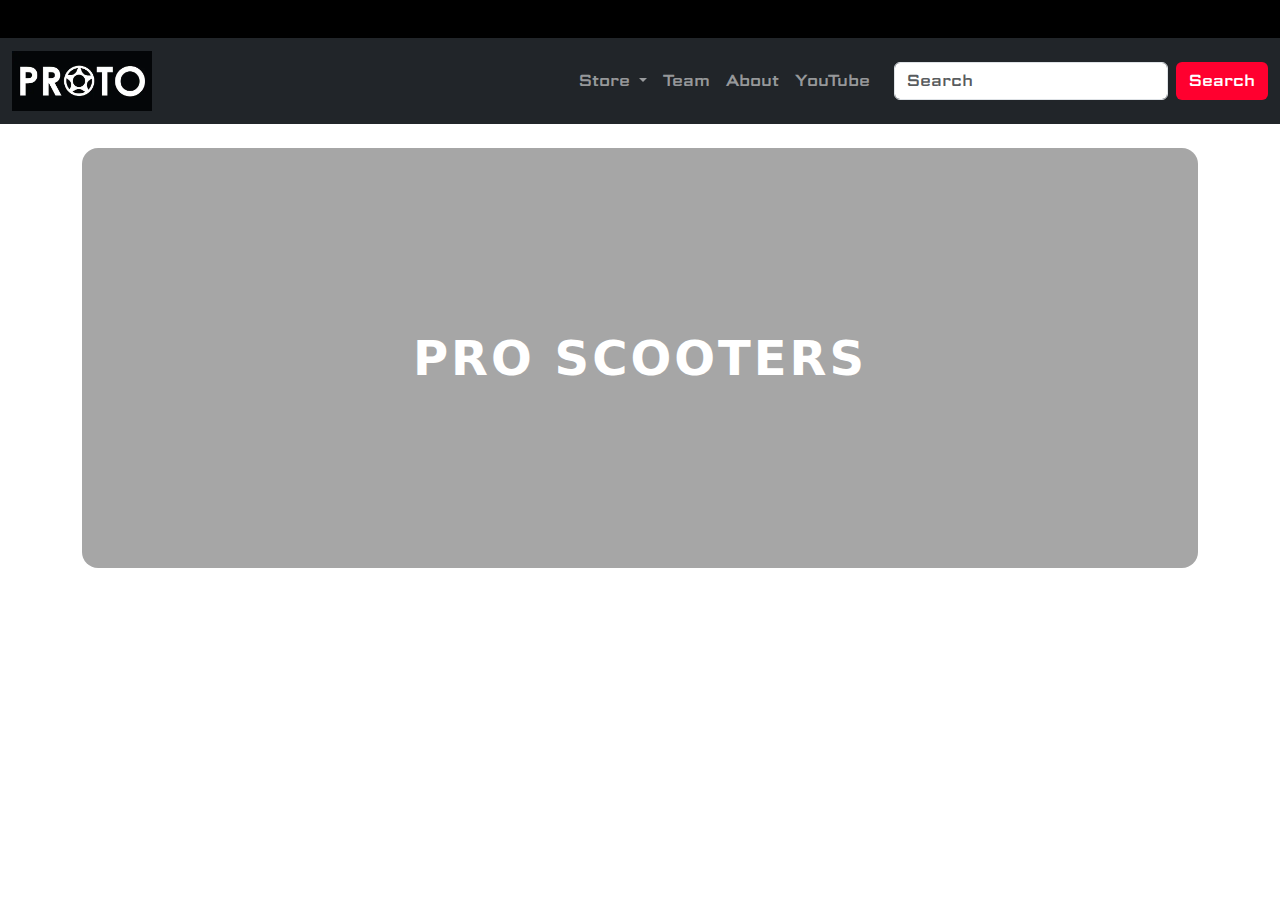
<file: index.html>
<!DOCTYPE html>
<html lang="en">

<head>
  <meta charset="UTF-8">
  <meta name="viewport" content="width=device-width, initial-scale=1.0">
  <title>Proto</title>

  <!-- Google Fonts: Science Gothic -->
  <link href="https://fonts.googleapis.com/css2?family=Science+Gothic&display=swap" rel="stylesheet">

  <link href="https://cdn.jsdelivr.net/npm/bootstrap@5.3.3/dist/css/bootstrap.min.css" rel="stylesheet"
    integrity="sha384-QWTKZyjpPEjISv5WaRU9OFeRpok6YctnYmDr5pNlyT2bRjXh0JMhjY6hW+ALEwIH" crossorigin="anonymous">
  <!-- My Style -->
  <link rel="stylesheet" href="style/style.css">

  <link href="https://cdn.jsdelivr.net/npm/bootstrap@5.3.3/dist/css/bootstrap.min.css" rel="stylesheet"
    integrity="sha384-QWTKZyjpPEjISv5WaRU9OFeRpok6YctnYmDr5pNlyT2bRjXh0JMhjY6hW+ALEwIH" crossorigin="anonymous">
</head>


<body>


<!-- Moving Announcement Bar -->
<div class="announcement-bar">
  <div class="announcement-track">
    <span>🔥 FREE SHIPPING ON ORDERS OVER $100 • NEW DECKS JUST DROPPED • PROTO SCOOTERS 🔥</span>
  </div>
</div>


  <nav class="navbar navbar-expand-lg navbar-dark bg-dark">
    <div class="container-fluid">

      <!-- Navbar Brand Image -->
      <a class="navbar-brand" href="index.html">
        <img src="style/protoimage.jpg" alt="Proto Logo" style="height:60px; width:auto; object-fit:contain;">
      </a>

      <button class="navbar-toggler" type="button" data-bs-toggle="collapse" data-bs-target="#navbarSupportedContent"
        aria-controls="navbarSupportedContent" aria-expanded="false" aria-label="Toggle navigation">
        <span class="navbar-toggler-icon"></span>
      </button>

      <div class="collapse navbar-collapse" id="navbarSupportedContent">

        <!-- Navigation Items -->
        <ul class="navbar-nav ms-auto mb-2 mb-lg-0">

          <!-- Dropdown Menu -->
          <li class="nav-item dropdown">
            <a class="nav-link dropdown-toggle" href="#" role="button">
              Store
            </a>
            <ul class="dropdown-menu">
              <li><a class="dropdown-item" href="#">Decks</a></li>
              <li><a class="dropdown-item" href="#">Handle Bars</a></li>
              <li><a class="dropdown-item" href="#">Wheels</a></li>
              <li><a class="dropdown-item" href="#">Clamps</a></li>
              <li><a class="dropdown-item" href="#">Apparel</a></li>
            </ul>
          </li>


          <li class="nav-item">
            <a class="nav-link" href="#">Team</a>
          </li>
          <li class="nav-item">
            <a class="nav-link" href="#">About</a>
          </li>
          <li class="nav-item">
            <a class="nav-link" href="https://www.youtube.com/@PROTOScooters" target="_blank">YouTube</a>
          </li>
        </ul>

        <!-- Search Bar -->
        <form class="d-flex ms-lg-3" role="search">
          <input class="form-control me-2" type="search" placeholder="Search" aria-label="Search" />
          <button class="btn" type="submit" style="background-color: #ff002f; color: white;">Search</button>
        </form>

      </div>
    </div>
  </nav>

<!-- HERO IMAGE -->
<div class="container my-4">
  <a href="store.html" class="hero-link">
    <div class="hero-image">
      <div class="hero-text">PRO SCOOTERS</div>
    </div>
  </a>
</div>








  <h1></h1>

  <script src="https://cdn.jsdelivr.net/npm/bootstrap@5.3.3/dist/js/bootstrap.bundle.min.js"
    integrity="sha384-YvpcrYf0tY3lHB60NNkmXc5s9fDVZLESaAA55NDzOxhy9GkcIdslK1eN7N6jIeHz"
    crossorigin="anonymous"></script>
</body>

</html>
</file>
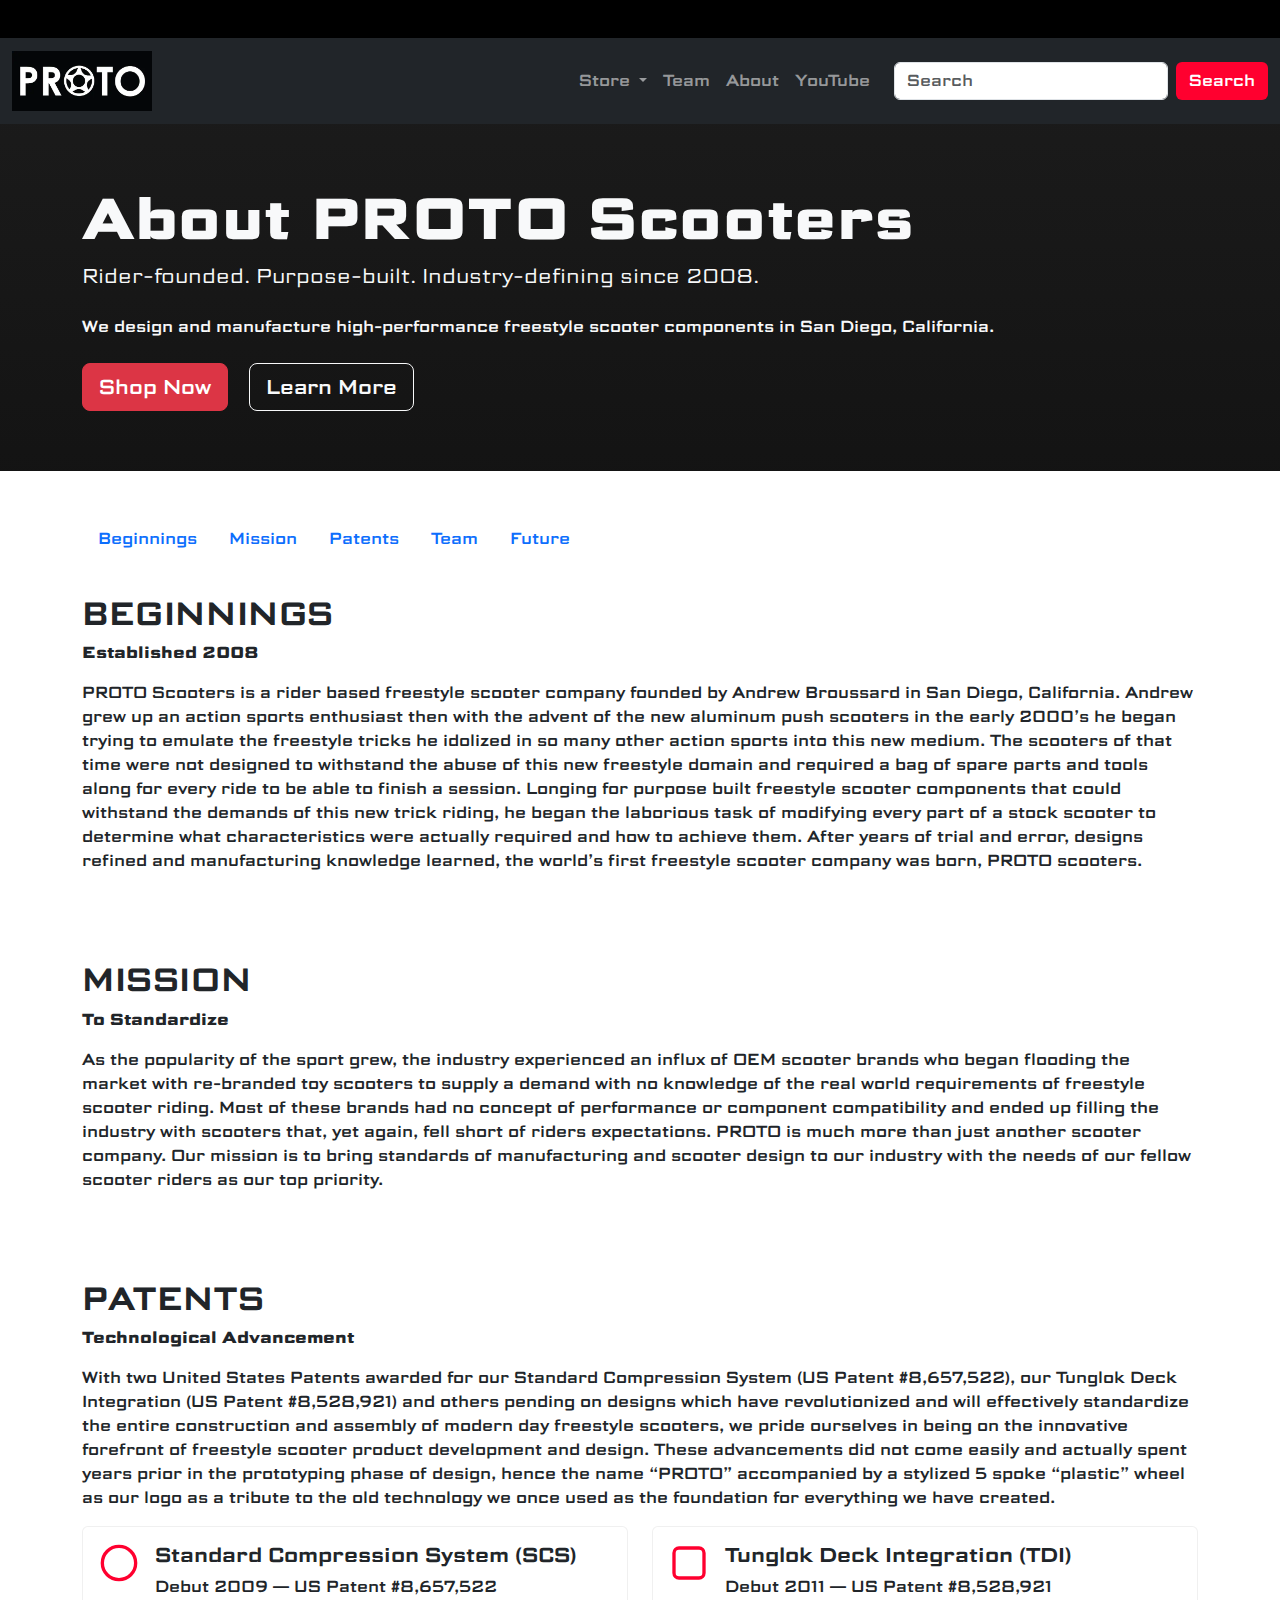
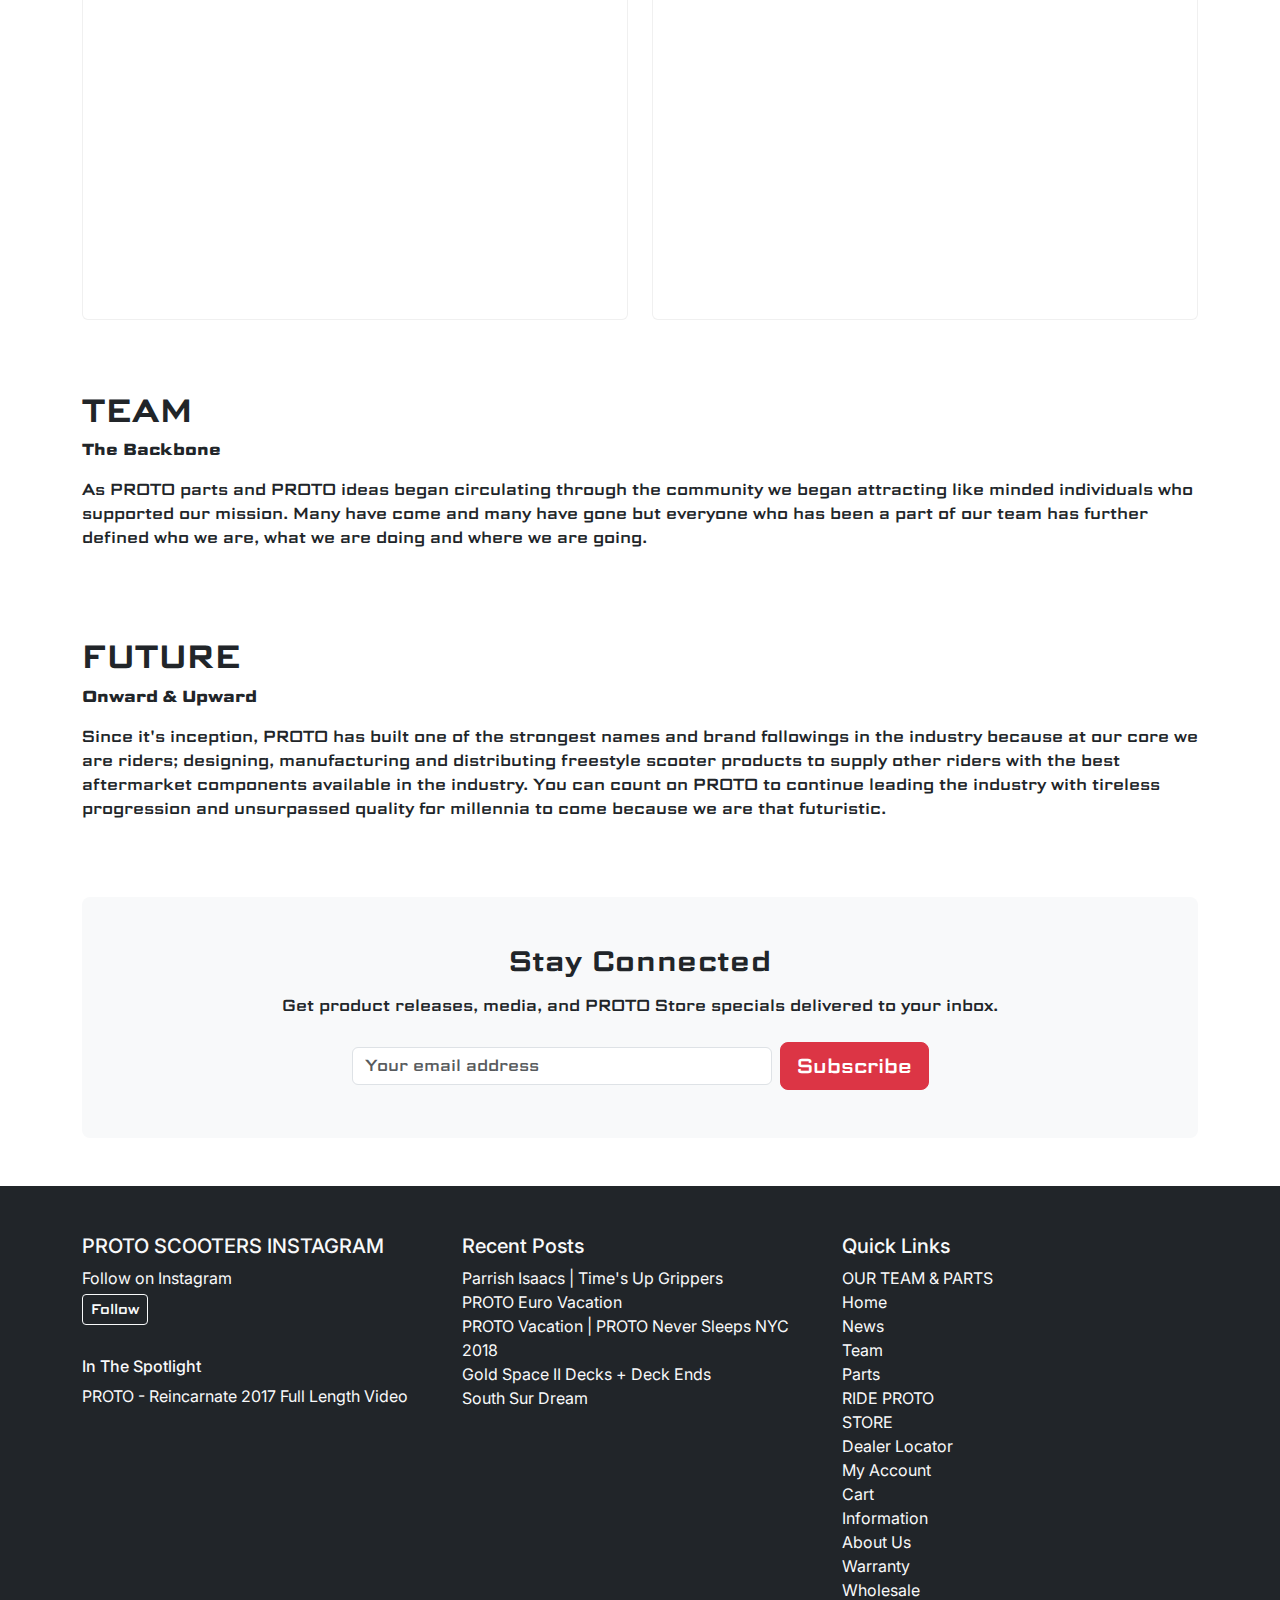
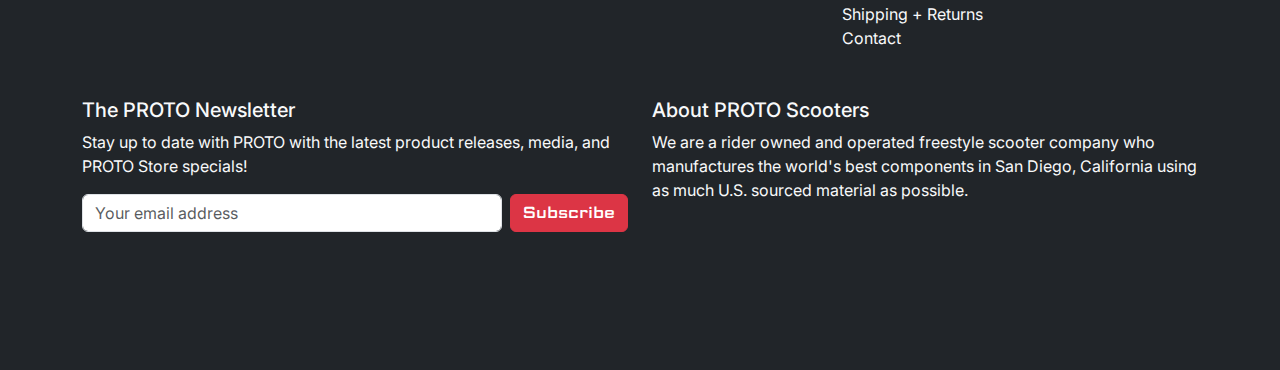
<file: about.html>
<!DOCTYPE html>
<html lang="en">

<head>
  <meta charset="UTF-8">
  <meta name="viewport" content="width=device-width, initial-scale=1.0">
  <title>About - Proto</title>
  <meta name="description" content="PROTO Scooters — rider-founded freestyle scooter company. Learn about our beginnings, mission, patents, team, and future plans." />

  <!-- Google Fonts: Science Gothic (original) + Inter (footer) -->
  <link href="https://fonts.googleapis.com/css2?family=Science+Gothic&display=swap" rel="stylesheet">
  <link href="https://fonts.googleapis.com/css2?family=Inter:wght@300;400;600;700&display=swap" rel="stylesheet">

  <link href="https://cdn.jsdelivr.net/npm/bootstrap@5.3.3/dist/css/bootstrap.min.css" rel="stylesheet"
    integrity="sha384-QWTKZyjpPEjISv5WaRU9OFeRpok6YctnYmDr5pNlyT2bRjXh0JMhjY6hW+ALEwIH" crossorigin="anonymous">
  <!-- My Style -->
  <link rel="stylesheet" href="style/style.css">
</head>


<body>


<!-- Moving Announcement Bar -->
<div class="announcement-bar">
  <div class="announcement-track">
    <span>🔥 FREE SHIPPING ON ORDERS OVER $100 • NEW DECKS JUST DROPPED • PROTO SCOOTERS 🔥</span>
  </div>
</div>


  <nav class="navbar navbar-expand-lg navbar-dark bg-dark">
    <div class="container-fluid">

      <!-- Navbar Brand Image -->
      <a class="navbar-brand" href="index.html">
        <img src="style/protoimage.jpg" alt="Proto Logo" style="height:60px; width:auto; object-fit:contain;">
      </a>

      <button class="navbar-toggler" type="button" data-bs-toggle="collapse" data-bs-target="#navbarSupportedContent"
        aria-controls="navbarSupportedContent" aria-expanded="false" aria-label="Toggle navigation">
        <span class="navbar-toggler-icon"></span>
      </button>

      <div class="collapse navbar-collapse" id="navbarSupportedContent">

        <!-- Navigation Items -->
        <ul class="navbar-nav ms-auto mb-2 mb-lg-0">

          <!-- Dropdown Menu -->
          <li class="nav-item dropdown">
            <a class="nav-link dropdown-toggle" href="store.html" role="button">
              Store
            </a>
            <ul class="dropdown-menu">
              <li><a class="dropdown-item" href="store.html">Decks</a></li>
              <li><a class="dropdown-item" href="store.html">Handle Bars</a></li>
              <li><a class="dropdown-item" href="store.html">Wheels</a></li>
              <li><a class="dropdown-item" href="store.html">Clamps</a></li>
              <li><a class="dropdown-item" href="apparel.html">Apparel</a></li>
              <li><a class="dropdown-item" href="store.html">Accessories</a></li>
              <li><a class="dropdown-item" href="store.html">Grip Tape</a></li>
              <li><a class="dropdown-item" href="store.html">Headsets</a></li>
              <li><a class="dropdown-item" href="store.html">Replacement Hardware</a></li>
              <li><a class="dropdown-item" href="store.html">SCS & Clamps</a></li>
              <li><a class="dropdown-item" href="store.html">Deck Ends</a></li>
              <li><a class="dropdown-item" href="store.html">Gift Card</a></li>
              <li><a class="dropdown-item" href="store.html">TDI Brake</a></li>
            </ul>
          </li>


          <li class="nav-item">
            <a class="nav-link" href="team.html">Team</a>
          </li>
          <li class="nav-item">
            <a class="nav-link" href="about.html">About</a>
          </li>
          <li class="nav-item">
            <a class="nav-link" href="https://www.youtube.com/@PROTOScooters" target="_blank">YouTube</a>
          </li>
        </ul>

        <!-- Search Bar -->
        <form class="d-flex ms-lg-3" role="search">
          <input class="form-control me-2" type="search" placeholder="Search" aria-label="Search" />
          <button class="btn" type="submit" style="background-color: #ff002f; color: white;">Search</button>
        </form>

      </div>
    </div>
  </nav>

<!-- ABOUT PAGE CONTENT -->
<!-- Hero -->
<section class="about-hero text-light">
  <div class="container py-5">
    <h1 class="display-4 mb-2">About PROTO Scooters</h1>
    <p class="lead mb-4">Rider-founded. Purpose-built. Industry-defining since 2008.</p>
    <p class="mb-4">We design and manufacture high-performance freestyle scooter components in San Diego, California.</p>
    <a href="store.html" class="btn btn-danger btn-lg me-3" aria-label="Shop PROTO">Shop Now</a>
    <a href="#beginnings" class="btn btn-outline-light btn-lg" aria-label="Learn about beginnings">Learn More</a>
  </div>
</section>

<!-- Main content -->
<div class="container my-5">
  <nav aria-label="About sections" class="mb-4">
    <ul class="nav nav-pills">
      <li class="nav-item"><a class="nav-link" href="#beginnings">Beginnings</a></li>
      <li class="nav-item"><a class="nav-link" href="#mission">Mission</a></li>
      <li class="nav-item"><a class="nav-link" href="#patents">Patents</a></li>
      <li class="nav-item"><a class="nav-link" href="#team">Team</a></li>
      <li class="nav-item"><a class="nav-link" href="#future">Future</a></li>
    </ul>
  </nav>

  <section id="beginnings" class="mb-5">
    <h2>BEGINNINGS</h2>
    <p><strong>Established 2008</strong></p>
    <p>PROTO Scooters is a rider based freestyle scooter company founded by Andrew Broussard in San Diego, California. Andrew grew up an action sports enthusiast then with the advent of the new aluminum push scooters in the early 2000’s he began trying to emulate the freestyle tricks he idolized in so many other action sports into this new medium. The scooters of that time were not designed to withstand the abuse of this new freestyle domain and required a bag of spare parts and tools along for every ride to be able to finish a session. Longing for purpose built freestyle scooter components that could withstand the demands of this new trick riding, he began the laborious task of modifying every part of a stock scooter to determine what characteristics were actually required and how to achieve them. After years of trial and error, designs refined and manufacturing knowledge learned, the world’s first freestyle scooter company was born, PROTO scooters.</p>
  </section>

  <section id="mission" class="mb-5">
    <h2>MISSION</h2>
    <p><strong>To Standardize</strong></p>
    <p>As the popularity of the sport grew, the industry experienced an influx of OEM scooter brands who began flooding the market with re-branded toy scooters to supply a demand with no knowledge of the real world requirements of freestyle scooter riding. Most of these brands had no concept of performance or component compatibility and ended up filling the industry with scooters that, yet again, fell short of riders expectations. PROTO is much more than just another scooter company. Our mission is to bring standards of manufacturing and scooter design to our industry with the needs of our fellow scooter riders as our top priority.</p>
  </section>

  <section id="patents" class="mb-5">
    <h2>PATENTS</h2>
    <p><strong>Technological Advancement</strong></p>
    <p>With two United States Patents awarded for our Standard Compression System (US Patent #8,657,522), our Tunglok Deck Integration (US Patent #8,528,921) and others pending on designs which have revolutionized and will effectively standardize the entire construction and assembly of modern day freestyle scooters, we pride ourselves in being on the innovative forefront of freestyle scooter product development and design. These advancements did not come easily and actually spent years prior in the prototyping phase of design, hence the name “PROTO” accompanied by a stylized 5 spoke “plastic” wheel as our logo as a tribute to the old technology we once used as the foundation for everything we have created.</p>

    <div class="row gy-3">
      <div class="col-md-6">
        <div class="card card-patent p-3">
          <div class="d-flex align-items-start">
            <svg width="40" height="40" viewBox="0 0 24 24" fill="none" class="me-3" aria-hidden="true"><circle cx="12" cy="12" r="10" stroke="#ff002f" stroke-width="2"/></svg>
            <div>
              <h5>Standard Compression System (SCS)</h5>
              <p class="mb-0">Debut 2009 — US Patent #8,657,522</p>
            </div>
          </div>
          <div class="ratio ratio-16x9 mt-3">
            <iframe src="https://www.youtube.com/embed/2GVMTSQ3qZg" title="PROTO SCS demo" frameborder="0" allow="accelerometer; autoplay; clipboard-write; encrypted-media; gyroscope; picture-in-picture" allowfullscreen></iframe>
          </div>
        </div>
      </div>
      <div class="col-md-6">
        <div class="card card-patent p-3">
          <div class="d-flex align-items-start">
            <svg width="40" height="40" viewBox="0 0 24 24" fill="none" class="me-3" aria-hidden="true"><rect x="3" y="3" width="18" height="18" rx="3" stroke="#ff002f" stroke-width="2"/></svg>
            <div>
              <h5>Tunglok Deck Integration (TDI)</h5>
              <p class="mb-0">Debut 2011 — US Patent #8,528,921</p>
            </div>
          </div>
          <div class="ratio ratio-16x9 mt-3">
            <iframe src="https://www.youtube.com/embed/iu89yo4mkT0" title="PROTO TDI demo" frameborder="0" allow="accelerometer; autoplay; clipboard-write; encrypted-media; gyroscope; picture-in-picture" allowfullscreen></iframe>
          </div>
        </div>
      </div>
    </div>
  </section>

  <section id="team" class="mb-5">
    <h2>TEAM</h2>
    <p><strong>The Backbone</strong></p>
    <p>As PROTO parts and PROTO ideas began circulating through the community we began attracting like minded individuals who supported our mission. Many have come and many have gone but everyone who has been a part of our team has further defined who we are, what we are doing and where we are going.</p>
  </section>

  <section id="future" class="mb-5">
    <h2>FUTURE</h2>
    <p><strong>Onward & Upward</strong></p>
    <p>Since it's inception, PROTO has built one of the strongest names and brand followings in the industry because at our core we are riders; designing, manufacturing and distributing freestyle scooter products to supply other riders with the best aftermarket components available in the industry. You can count on PROTO to continue leading the industry with tireless progression and unsurpassed quality for millennia to come because we are that futuristic.</p>
  </section>

  <!-- CTA + Newsletter -->
  <section class="py-5 text-center cta-section">
    <div class="container">
      <h3 class="mb-3">Stay Connected</h3>
      <p class="mb-4">Get product releases, media, and PROTO Store specials delivered to your inbox.</p>
      <form class="d-flex justify-content-center align-items-center gap-2" role="form" aria-label="Subscribe to PROTO newsletter">
        <input type="email" class="form-control newsletter-input" placeholder="Your email address" aria-label="Email address">
        <button class="btn btn-danger btn-lg" type="submit">Subscribe</button>
      </form>
    </div>
  </section>

</div>

  <script src="https://cdn.jsdelivr.net/npm/bootstrap@5.3.3/dist/js/bootstrap.bundle.min.js"
    integrity="sha384-YvpcrYf0tY3lHB60NNkmXc5s9fDVZLESaAA55NDzOxhy9GkcIdslK1eN7N6jIeHz"
    crossorigin="anonymous"></script>
  <!-- Footer -->
  <footer class="site-footer bg-dark text-light mt-5">
    <div class="container py-5">
      <div class="row">
        <div class="col-12 col-md-4 mb-4">
          <h5>PROTO SCOOTERS INSTAGRAM</h5>
          <p class="mb-1">Follow on Instagram</p>
            <a href="https://www.instagram.com/PROTOScooters" target="_blank" rel="noopener noreferrer" class="btn btn-outline-light btn-sm mb-3">Follow</a>
          <h6 class="mt-3">In The Spotlight</h6>
          <p class="mb-0">PROTO - Reincarnate 2017 Full Length Video</p>
        </div>

        <div class="col-12 col-md-4 mb-4">
          <h5>Recent Posts</h5>
          <ul class="list-unstyled mb-0">
            <li>Parrish Isaacs | Time's Up Grippers</li>
            <li>PROTO Euro Vacation</li>
            <li>PROTO Vacation | PROTO Never Sleeps NYC 2018</li>
            <li>Gold Space II Decks + Deck Ends</li>
            <li>South Sur Dream</li>
          </ul>
        </div>

        <div class="col-12 col-md-4 mb-4">
          <h5>Quick Links</h5>
          <ul class="list-unstyled mb-0">
            <li>OUR TEAM & PARTS</li>
            <li>Home</li>
            <li>News</li>
            <li>Team</li>
            <li>Parts</li>
            <li>RIDE PROTO</li>
            <li>STORE</li>
            <li>Dealer Locator</li>
            <li>My Account</li>
            <li>Cart</li>
            <li>Information</li>
            <li>About Us</li>
            <li>Warranty</li>
            <li>Wholesale</li>
            <li>Shipping + Returns</li>
            <li>Contact</li>
          </ul>
        </div>
      </div>

      <div class="row mt-4">
        <div class="col-12 col-md-6 mb-3">
          <h5>The PROTO Newsletter</h5>
          <p>Stay up to date with PROTO with the latest product releases, media, and PROTO Store specials!</p>
          <form class="d-flex" role="form">
            <input type="email" class="form-control me-2" placeholder="Your email address" aria-label="Email">
            <button class="btn btn-danger" type="submit">Subscribe</button>
          </form>
          <small class="text-muted d-block mt-2">We will never give out your email!</small>
        </div>

        <div class="col-12 col-md-6 mb-3">
          <h5>About PROTO Scooters</h5>
          <p>We are a rider owned and operated freestyle scooter company who manufactures the world's best components in San Diego, California using as much U.S. sourced material as possible.</p>
        </div>
      </div>

      <div class="row mt-4">
        <div class="col-12 text-center text-muted small">&copy; PROTO Scooters</div>
      </div>
    </div>
  </footer>

</body>

</html>
</file>
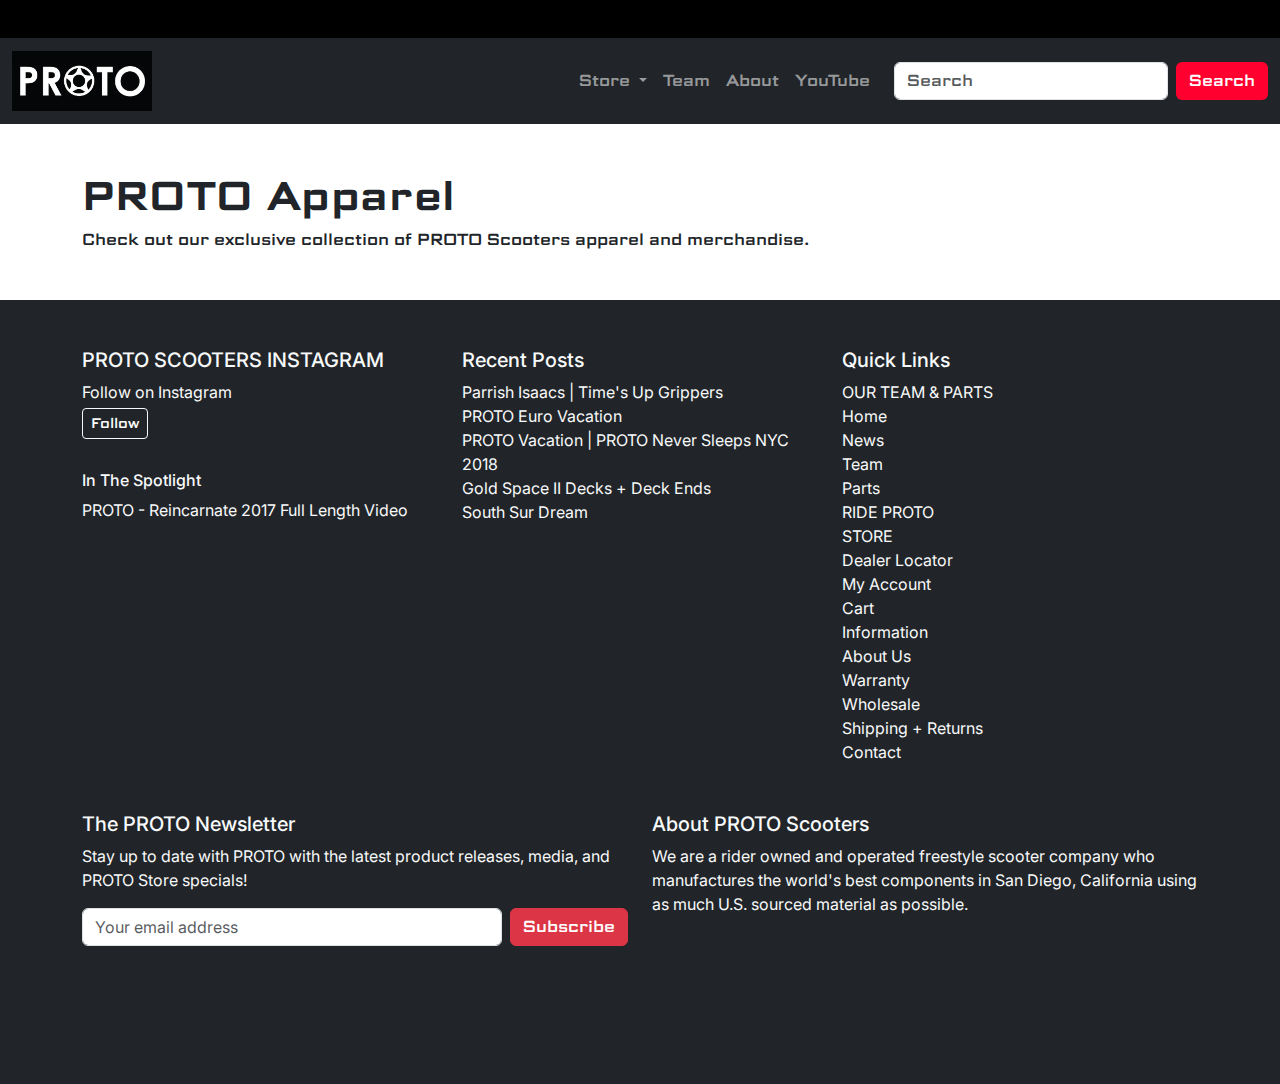
<file: apparel.html>
<!DOCTYPE html>
<html lang="en">

<head>
  <meta charset="UTF-8">
  <meta name="viewport" content="width=device-width, initial-scale=1.0">
  <title>Apparel - Proto</title>

  <!-- Google Fonts: Science Gothic (original) + Inter (footer) -->
  <link href="https://fonts.googleapis.com/css2?family=Science+Gothic&display=swap" rel="stylesheet">
  <link href="https://fonts.googleapis.com/css2?family=Inter:wght@300;400;600;700&display=swap" rel="stylesheet">

  <link href="https://cdn.jsdelivr.net/npm/bootstrap@5.3.3/dist/css/bootstrap.min.css" rel="stylesheet"
    integrity="sha384-QWTKZyjpPEjISv5WaRU9OFeRpok6YctnYmDr5pNlyT2bRjXh0JMhjY6hW+ALEwIH" crossorigin="anonymous">
  <!-- My Style -->
  <link rel="stylesheet" href="style/style.css">
</head>


<body>


<!-- Moving Announcement Bar -->
<div class="announcement-bar">
  <div class="announcement-track">
    <span>🔥 FREE SHIPPING ON ORDERS OVER $100 • NEW DECKS JUST DROPPED • PROTO SCOOTERS 🔥</span>
  </div>
</div>


  <nav class="navbar navbar-expand-lg navbar-dark bg-dark">
    <div class="container-fluid">

      <!-- Navbar Brand Image -->
      <a class="navbar-brand" href="index.html">
        <img src="style/protoimage.jpg" alt="Proto Logo" style="height:60px; width:auto; object-fit:contain;">
      </a>

      <button class="navbar-toggler" type="button" data-bs-toggle="collapse" data-bs-target="#navbarSupportedContent"
        aria-controls="navbarSupportedContent" aria-expanded="false" aria-label="Toggle navigation">
        <span class="navbar-toggler-icon"></span>
      </button>

      <div class="collapse navbar-collapse" id="navbarSupportedContent">

        <!-- Navigation Items -->
        <ul class="navbar-nav ms-auto mb-2 mb-lg-0">

          <!-- Dropdown Menu -->
          <li class="nav-item dropdown">
            <a class="nav-link dropdown-toggle" href="#" role="button">
              Store
            </a>
            <ul class="dropdown-menu">
              <li><a class="dropdown-item" href="#">Decks</a></li>
              <li><a class="dropdown-item" href="#">Handle Bars</a></li>
              <li><a class="dropdown-item" href="#">Wheels</a></li>
              <li><a class="dropdown-item" href="#">Clamps</a></li>
              <li><a class="dropdown-item" href="#">Apparel</a></li>
              <li><a class="dropdown-item" href="#">Accessories</a></li>
              <li><a class="dropdown-item" href="#">Grip Tape</a></li>
              <li><a class="dropdown-item" href="#">Headsets</a></li>
              <li><a class="dropdown-item" href="#">Replacement Hardware</a></li>
              <li><a class="dropdown-item" href="#">SCS & Clamps</a></li>
              <li><a class="dropdown-item" href="#">Deck Ends</a></li>
              <li><a class="dropdown-item" href="#">Gift Card</a></li>
              <li><a class="dropdown-item" href="#">TDI Brake</a></li>
            </ul>
          </li>


          <li class="nav-item">
            <a class="nav-link" href="#">Team</a>
          </li>
          <li class="nav-item">
            <a class="nav-link" href="#">About</a>
          </li>
          <li class="nav-item">
            <a class="nav-link" href="https://www.youtube.com/@PROTOScooters" target="_blank">YouTube</a>
          </li>
        </ul>

        <!-- Search Bar -->
        <form class="d-flex ms-lg-3" role="search">
          <input class="form-control me-2" type="search" placeholder="Search" aria-label="Search" />
          <button class="btn" type="submit" style="background-color: #ff002f; color: white;">Search</button>
        </form>

      </div>
    </div>
  </nav>

<!-- APPAREL PAGE CONTENT -->
<div class="container my-5">
  <h1>PROTO Apparel</h1>
  <p>Check out our exclusive collection of PROTO Scooters apparel and merchandise.</p>
</div>

  <script src="https://cdn.jsdelivr.net/npm/bootstrap@5.3.3/dist/js/bootstrap.bundle.min.js"
    integrity="sha384-YvpcrYf0tY3lHB60NNkmXc5s9fDVZLESaAA55NDzOxhy9GkcIdslK1eN7N6jIeHz"
    crossorigin="anonymous"></script>
  <!-- Footer -->
  <footer class="site-footer bg-dark text-light mt-5">
    <div class="container py-5">
      <div class="row">
        <div class="col-12 col-md-4 mb-4">
          <h5>PROTO SCOOTERS INSTAGRAM</h5>
          <p class="mb-1">Follow on Instagram</p>
            <a href="https://www.instagram.com/PROTOScooters" target="_blank" rel="noopener noreferrer" class="btn btn-outline-light btn-sm mb-3">Follow</a>
          <h6 class="mt-3">In The Spotlight</h6>
          <p class="mb-0">PROTO - Reincarnate 2017 Full Length Video</p>
        </div>

        <div class="col-12 col-md-4 mb-4">
          <h5>Recent Posts</h5>
          <ul class="list-unstyled mb-0">
            <li>Parrish Isaacs | Time's Up Grippers</li>
            <li>PROTO Euro Vacation</li>
            <li>PROTO Vacation | PROTO Never Sleeps NYC 2018</li>
            <li>Gold Space II Decks + Deck Ends</li>
            <li>South Sur Dream</li>
          </ul>
        </div>

        <div class="col-12 col-md-4 mb-4">
          <h5>Quick Links</h5>
          <ul class="list-unstyled mb-0">
            <li>OUR TEAM & PARTS</li>
            <li>Home</li>
            <li>News</li>
            <li>Team</li>
            <li>Parts</li>
            <li>RIDE PROTO</li>
            <li>STORE</li>
            <li>Dealer Locator</li>
            <li>My Account</li>
            <li>Cart</li>
            <li>Information</li>
            <li>About Us</li>
            <li>Warranty</li>
            <li>Wholesale</li>
            <li>Shipping + Returns</li>
            <li>Contact</li>
          </ul>
        </div>
      </div>

      <div class="row mt-4">
        <div class="col-12 col-md-6 mb-3">
          <h5>The PROTO Newsletter</h5>
          <p>Stay up to date with PROTO with the latest product releases, media, and PROTO Store specials!</p>
          <form class="d-flex" role="form">
            <input type="email" class="form-control me-2" placeholder="Your email address" aria-label="Email">
            <button class="btn btn-danger" type="submit">Subscribe</button>
          </form>
          <small class="text-muted d-block mt-2">We will never give out your email!</small>
        </div>

        <div class="col-12 col-md-6 mb-3">
          <h5>About PROTO Scooters</h5>
          <p>We are a rider owned and operated freestyle scooter company who manufactures the world's best components in San Diego, California using as much U.S. sourced material as possible.</p>
        </div>
      </div>

      <div class="row mt-4">
        <div class="col-12 text-center text-muted small">&copy; PROTO Scooters</div>
      </div>
    </div>
  </footer>

</body>

</html>
</file>
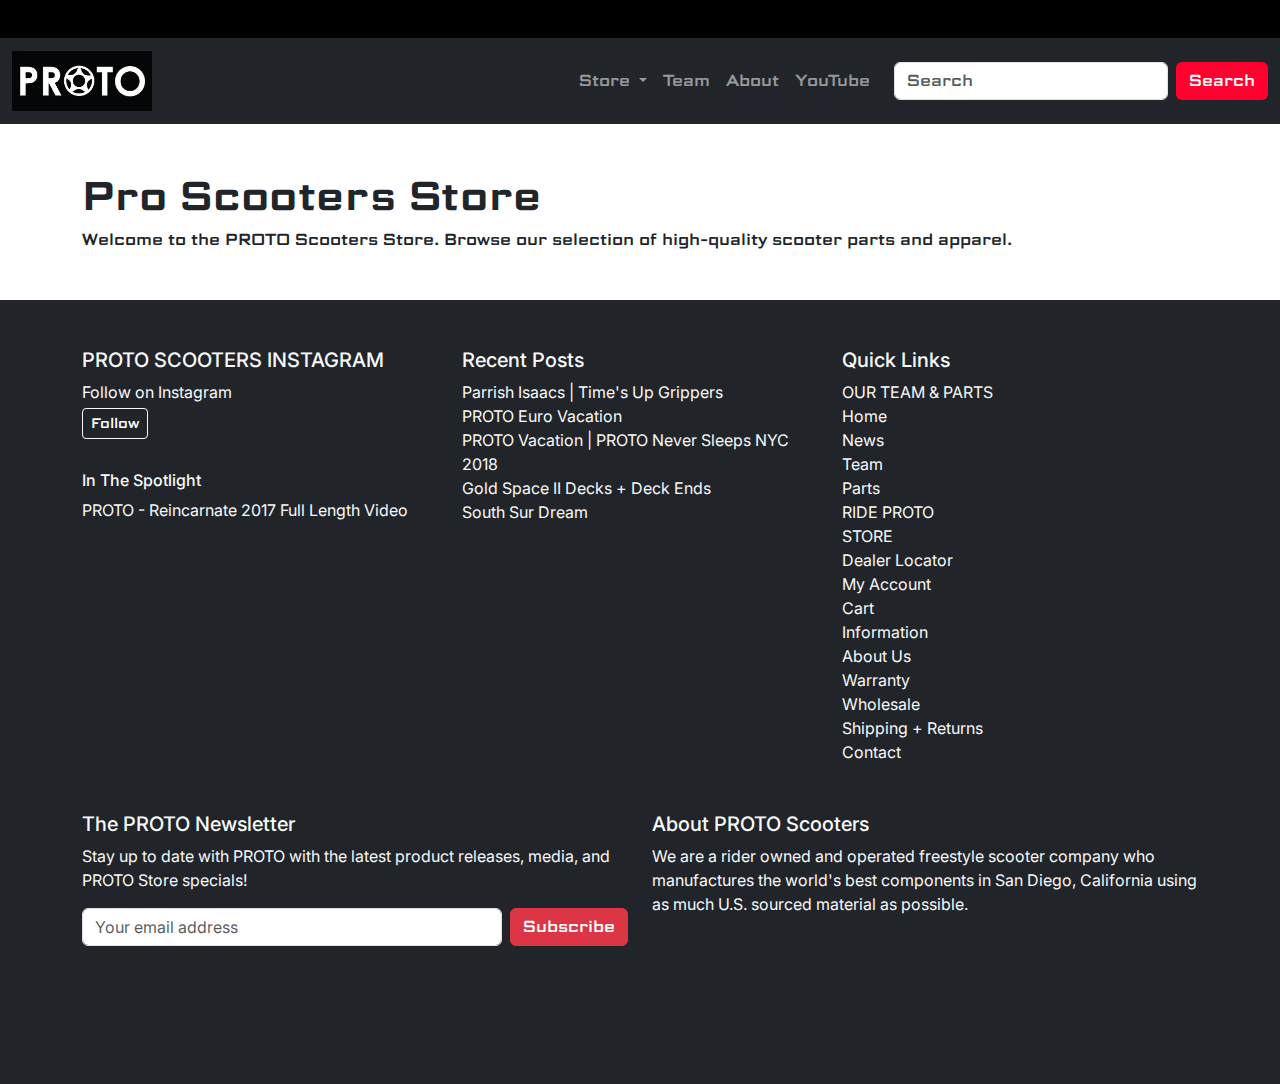
<file: store.html>
<!DOCTYPE html>
<html lang="en">

<head>
  <meta charset="UTF-8">
  <meta name="viewport" content="width=device-width, initial-scale=1.0">
  <title>Store - Proto</title>

  <!-- Google Fonts: Science Gothic (original) + Inter (footer) -->
  <link href="https://fonts.googleapis.com/css2?family=Science+Gothic&display=swap" rel="stylesheet">
  <link href="https://fonts.googleapis.com/css2?family=Inter:wght@300;400;600;700&display=swap" rel="stylesheet">

  <link href="https://cdn.jsdelivr.net/npm/bootstrap@5.3.3/dist/css/bootstrap.min.css" rel="stylesheet"
    integrity="sha384-QWTKZyjpPEjISv5WaRU9OFeRpok6YctnYmDr5pNlyT2bRjXh0JMhjY6hW+ALEwIH" crossorigin="anonymous">
  <!-- My Style -->
  <link rel="stylesheet" href="style/style.css">
</head>


<body>


<!-- Moving Announcement Bar -->
<div class="announcement-bar">
  <div class="announcement-track">
    <span>🔥 FREE SHIPPING ON ORDERS OVER $100 • NEW DECKS JUST DROPPED • PROTO SCOOTERS 🔥</span>
  </div>
</div>


  <nav class="navbar navbar-expand-lg navbar-dark bg-dark">
    <div class="container-fluid">

      <!-- Navbar Brand Image -->
      <a class="navbar-brand" href="index.html">
        <img src="style/protoimage.jpg" alt="Proto Logo" style="height:60px; width:auto; object-fit:contain;">
      </a>

      <button class="navbar-toggler" type="button" data-bs-toggle="collapse" data-bs-target="#navbarSupportedContent"
        aria-controls="navbarSupportedContent" aria-expanded="false" aria-label="Toggle navigation">
        <span class="navbar-toggler-icon"></span>
      </button>

      <div class="collapse navbar-collapse" id="navbarSupportedContent">

        <!-- Navigation Items -->
        <ul class="navbar-nav ms-auto mb-2 mb-lg-0">

          <!-- Dropdown Menu -->
          <li class="nav-item dropdown">
            <a class="nav-link dropdown-toggle" href="store.html" role="button">
              Store
            </a>
            <ul class="dropdown-menu">
              <li><a class="dropdown-item" href="store.html">Decks</a></li>
              <li><a class="dropdown-item" href="store.html">Handle Bars</a></li>
              <li><a class="dropdown-item" href="store.html">Wheels</a></li>
              <li><a class="dropdown-item" href="store.html">Clamps</a></li>
              <li><a class="dropdown-item" href="apparel.html">Apparel</a></li>
              <li><a class="dropdown-item" href="store.html">Accessories</a></li>
              <li><a class="dropdown-item" href="store.html">Grip Tape</a></li>
              <li><a class="dropdown-item" href="store.html">Headsets</a></li>
              <li><a class="dropdown-item" href="store.html">Replacement Hardware</a></li>
              <li><a class="dropdown-item" href="store.html">SCS & Clamps</a></li>
              <li><a class="dropdown-item" href="store.html">Deck Ends</a></li>
              <li><a class="dropdown-item" href="store.html">Gift Card</a></li>
              <li><a class="dropdown-item" href="store.html">TDI Brake</a></li>
            </ul>
          </li>


          <li class="nav-item">
            <a class="nav-link" href="team.html">Team</a>
          </li>
          <li class="nav-item">
            <a class="nav-link" href="about.html">About</a>
          </li>
          <li class="nav-item">
            <a class="nav-link" href="https://www.youtube.com/@PROTOScooters" target="_blank">YouTube</a>
          </li>
        </ul>

        <!-- Search Bar -->
        <form class="d-flex ms-lg-3" role="search">
          <input class="form-control me-2" type="search" placeholder="Search" aria-label="Search" />
          <button class="btn" type="submit" style="background-color: #ff002f; color: white;">Search</button>
        </form>

      </div>
    </div>
  </nav>

<!-- STORE PAGE CONTENT -->
<div class="container my-5">
  <h1>Pro Scooters Store</h1>
  <p>Welcome to the PROTO Scooters Store. Browse our selection of high-quality scooter parts and apparel.</p>
</div>

  <script src="https://cdn.jsdelivr.net/npm/bootstrap@5.3.3/dist/js/bootstrap.bundle.min.js"
    integrity="sha384-YvpcrYf0tY3lHB60NNkmXc5s9fDVZLESaAA55NDzOxhy9GkcIdslK1eN7N6jIeHz"
    crossorigin="anonymous"></script>
  <!-- Footer -->
  <footer class="site-footer bg-dark text-light mt-5">
    <div class="container py-5">
      <div class="row">
        <div class="col-12 col-md-4 mb-4">
          <h5>PROTO SCOOTERS INSTAGRAM</h5>
          <p class="mb-1">Follow on Instagram</p>
            <a href="https://www.instagram.com/PROTOScooters" target="_blank" rel="noopener noreferrer" class="btn btn-outline-light btn-sm mb-3">Follow</a>
          <h6 class="mt-3">In The Spotlight</h6>
          <p class="mb-0">PROTO - Reincarnate 2017 Full Length Video</p>
        </div>

        <div class="col-12 col-md-4 mb-4">
          <h5>Recent Posts</h5>
          <ul class="list-unstyled mb-0">
            <li>Parrish Isaacs | Time's Up Grippers</li>
            <li>PROTO Euro Vacation</li>
            <li>PROTO Vacation | PROTO Never Sleeps NYC 2018</li>
            <li>Gold Space II Decks + Deck Ends</li>
            <li>South Sur Dream</li>
          </ul>
        </div>

        <div class="col-12 col-md-4 mb-4">
          <h5>Quick Links</h5>
          <ul class="list-unstyled mb-0">
            <li>OUR TEAM & PARTS</li>
            <li>Home</li>
            <li>News</li>
            <li>Team</li>
            <li>Parts</li>
            <li>RIDE PROTO</li>
            <li>STORE</li>
            <li>Dealer Locator</li>
            <li>My Account</li>
            <li>Cart</li>
            <li>Information</li>
            <li>About Us</li>
            <li>Warranty</li>
            <li>Wholesale</li>
            <li>Shipping + Returns</li>
            <li>Contact</li>
          </ul>
        </div>
      </div>

      <div class="row mt-4">
        <div class="col-12 col-md-6 mb-3">
          <h5>The PROTO Newsletter</h5>
          <p>Stay up to date with PROTO with the latest product releases, media, and PROTO Store specials!</p>
          <form class="d-flex" role="form">
            <input type="email" class="form-control me-2" placeholder="Your email address" aria-label="Email">
            <button class="btn btn-danger" type="submit">Subscribe</button>
          </form>
          <small class="text-muted d-block mt-2">We will never give out your email!</small>
        </div>

        <div class="col-12 col-md-6 mb-3">
          <h5>About PROTO Scooters</h5>
          <p>We are a rider owned and operated freestyle scooter company who manufactures the world's best components in San Diego, California using as much U.S. sourced material as possible.</p>
        </div>
      </div>

      <div class="row mt-4">
        <div class="col-12 text-center text-muted small">&copy; PROTO Scooters</div>
      </div>
    </div>
  </footer>

</body>

</html>
</file>
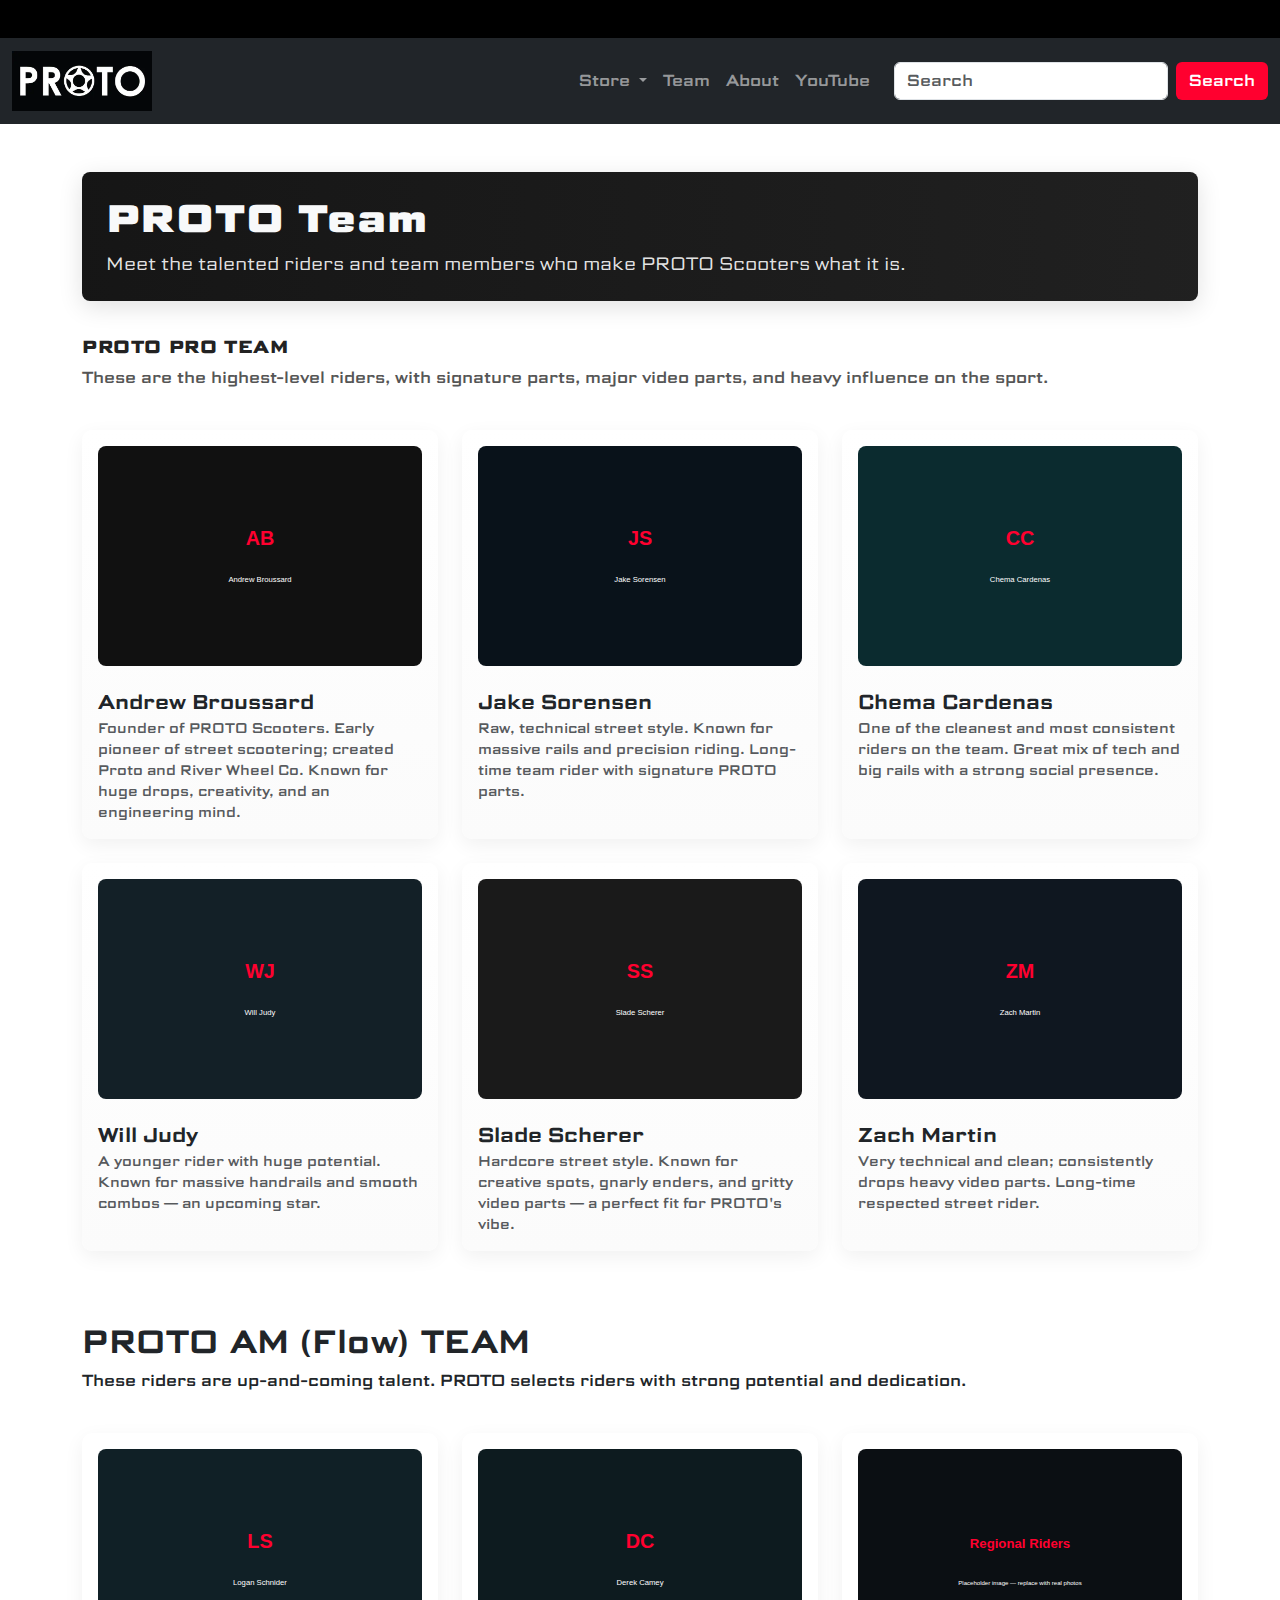
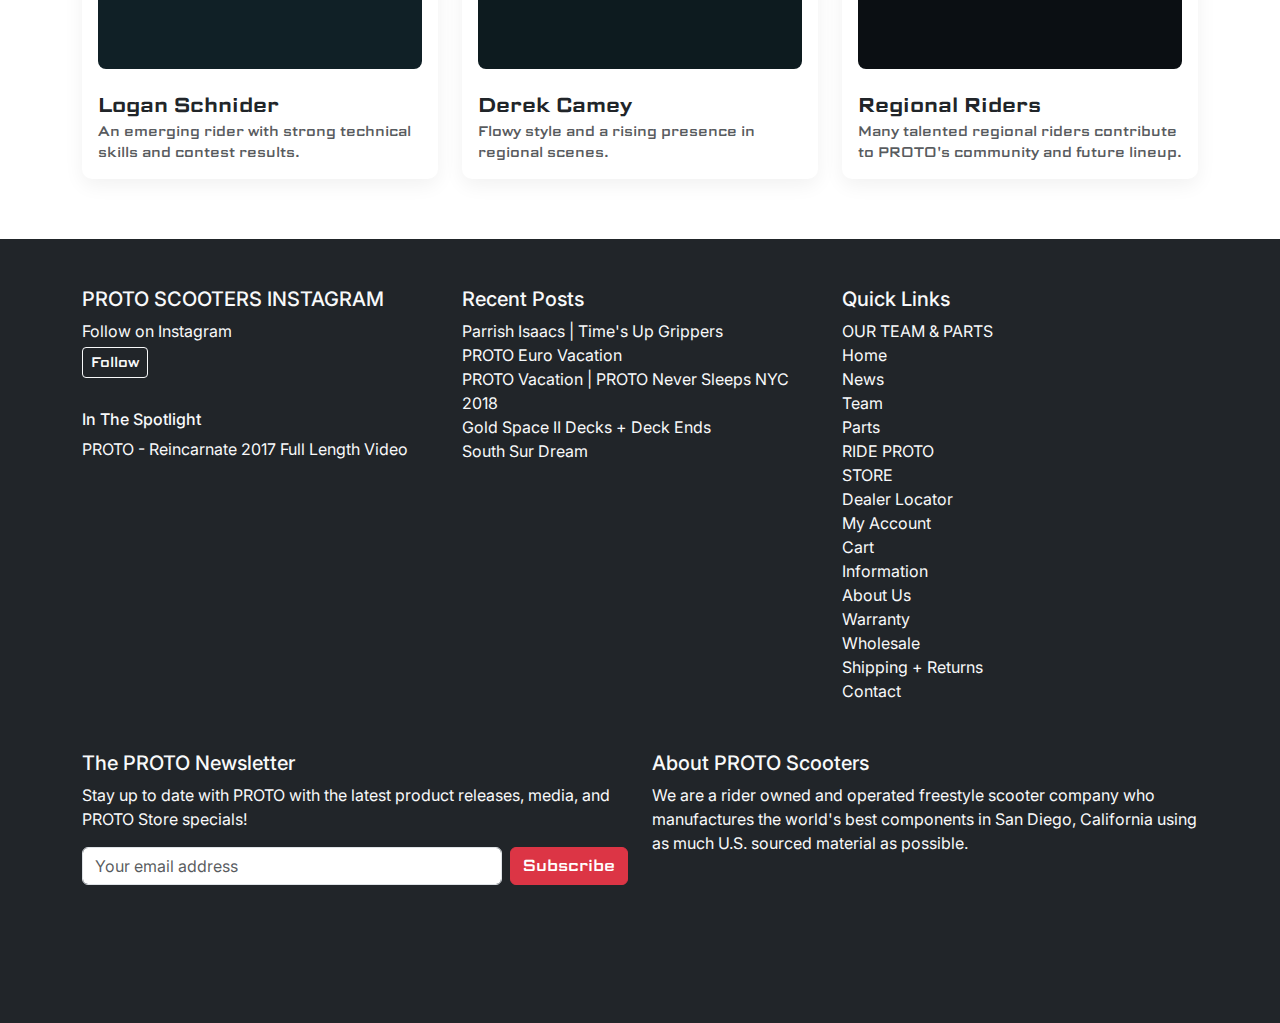
<file: team.html>
<!DOCTYPE html>
<html lang="en">

<head>
  <meta charset="UTF-8">
  <meta name="viewport" content="width=device-width, initial-scale=1.0">
  <title>Team - Proto</title>

  <!-- Google Fonts: Science Gothic (original) + Inter (footer) -->
  <link href="https://fonts.googleapis.com/css2?family=Science+Gothic&display=swap" rel="stylesheet">
  <link href="https://fonts.googleapis.com/css2?family=Inter:wght@300;400;600;700&display=swap" rel="stylesheet">

  <link href="https://cdn.jsdelivr.net/npm/bootstrap@5.3.3/dist/css/bootstrap.min.css" rel="stylesheet"
    integrity="sha384-QWTKZyjpPEjISv5WaRU9OFeRpok6YctnYmDr5pNlyT2bRjXh0JMhjY6hW+ALEwIH" crossorigin="anonymous">
  <!-- My Style -->
  <link rel="stylesheet" href="style/style.css">
</head>


<body>


<!-- Moving Announcement Bar -->
<div class="announcement-bar">
  <div class="announcement-track">
    <span>🔥 FREE SHIPPING ON ORDERS OVER $100 • NEW DECKS JUST DROPPED • PROTO SCOOTERS 🔥</span>
  </div>
</div>


  <nav class="navbar navbar-expand-lg navbar-dark bg-dark">
    <div class="container-fluid">

      <!-- Navbar Brand Image -->
      <a class="navbar-brand" href="index.html">
        <img src="style/protoimage.jpg" alt="Proto Logo" style="height:60px; width:auto; object-fit:contain;">
      </a>

      <button class="navbar-toggler" type="button" data-bs-toggle="collapse" data-bs-target="#navbarSupportedContent"
        aria-controls="navbarSupportedContent" aria-expanded="false" aria-label="Toggle navigation">
        <span class="navbar-toggler-icon"></span>
      </button>

      <div class="collapse navbar-collapse" id="navbarSupportedContent">

        <!-- Navigation Items -->
        <ul class="navbar-nav ms-auto mb-2 mb-lg-0">

          <!-- Dropdown Menu -->
          <li class="nav-item dropdown">
            <a class="nav-link dropdown-toggle" href="store.html" role="button">
              Store
            </a>
            <ul class="dropdown-menu">
              <li><a class="dropdown-item" href="store.html">Decks</a></li>
              <li><a class="dropdown-item" href="store.html">Handle Bars</a></li>
              <li><a class="dropdown-item" href="store.html">Wheels</a></li>
              <li><a class="dropdown-item" href="store.html">Clamps</a></li>
              <li><a class="dropdown-item" href="apparel.html">Apparel</a></li>
              <li><a class="dropdown-item" href="store.html">Accessories</a></li>
              <li><a class="dropdown-item" href="store.html">Grip Tape</a></li>
              <li><a class="dropdown-item" href="store.html">Headsets</a></li>
              <li><a class="dropdown-item" href="store.html">Replacement Hardware</a></li>
              <li><a class="dropdown-item" href="store.html">SCS & Clamps</a></li>
              <li><a class="dropdown-item" href="store.html">Deck Ends</a></li>
              <li><a class="dropdown-item" href="store.html">Gift Card</a></li>
              <li><a class="dropdown-item" href="store.html">TDI Brake</a></li>
            </ul>
          </li>


          <li class="nav-item">
            <a class="nav-link" href="team.html">Team</a>
          </li>
          <li class="nav-item">
            <a class="nav-link" href="about.html">About</a>
          </li>
          <li class="nav-item">
            <a class="nav-link" href="https://www.youtube.com/@PROTOScooters" target="_blank">YouTube</a>
          </li>
        </ul>

        <!-- Search Bar -->
        <form class="d-flex ms-lg-3" role="search">
          <input class="form-control me-2" type="search" placeholder="Search" aria-label="Search" />
          <button class="btn" type="submit" style="background-color: #ff002f; color: white;">Search</button>
        </form>

      </div>
    </div>
  </nav>

<!-- TEAM PAGE CONTENT -->
<div class="container my-5">
  <section class="team-hero rounded-3 mb-4 p-4 text-light">
    <h1 class="display-4 mb-2">PROTO Team</h1>
    <p class="lead mb-0">Meet the talented riders and team members who make PROTO Scooters what it is.</p>
  </section>

  <section class="mb-5 pro-team">
    <h2>PROTO PRO TEAM</h2>
    <p>These are the highest-level riders, with signature parts, major video parts, and heavy influence on the sport.</p>

    <div class="team-grid row gy-4">
      <div class="col-12 col-md-6 col-lg-4">
        <div class="team-card card p-3 h-100">
          <img class="team-photo mb-3" src="style/images/andrew-broussard.svg" alt="Andrew Broussard">
          <h5>Andrew Broussard</h5>
          <p class="text-muted small">Founder of PROTO Scooters. Early pioneer of street scootering; created Proto and River Wheel Co. Known for huge drops, creativity, and an engineering mind.</p>
        </div>
      </div>

      <div class="col-12 col-md-6 col-lg-4">
        <div class="team-card card p-3 h-100">
          <img class="team-photo mb-3" src="style/images/jake-sorensen.svg" alt="Jake Sorensen">
          <h5>Jake Sorensen</h5>
          <p class="text-muted small">Raw, technical street style. Known for massive rails and precision riding. Long-time team rider with signature PROTO parts.</p>
        </div>
      </div>

      <div class="col-12 col-md-6 col-lg-4">
        <div class="team-card card p-3 h-100">
          <img class="team-photo mb-3" src="style/images/chema-cardenas.svg" alt="Chema Cardenas">
          <h5>Chema Cardenas</h5>
          <p class="text-muted small">One of the cleanest and most consistent riders on the team. Great mix of tech and big rails with a strong social presence.</p>
        </div>
      </div>

      <div class="col-12 col-md-6 col-lg-4">
        <div class="team-card card p-3 h-100">
          <img class="team-photo mb-3" src="style/images/will-judy.svg" alt="Will Judy">
          <h5>Will Judy</h5>
          <p class="text-muted small">A younger rider with huge potential. Known for massive handrails and smooth combos — an upcoming star.</p>
        </div>
      </div>

      <div class="col-12 col-md-6 col-lg-4">
        <div class="team-card card p-3 h-100">
          <img class="team-photo mb-3" src="style/images/slade-scherer.svg" alt="Slade Scherer">
          <h5>Slade Scherer</h5>
          <p class="text-muted small">Hardcore street style. Known for creative spots, gnarly enders, and gritty video parts — a perfect fit for PROTO's vibe.</p>
        </div>
      </div>

      <div class="col-12 col-md-6 col-lg-4">
        <div class="team-card card p-3 h-100">
          <img class="team-photo mb-3" src="style/images/zach-martin.svg" alt="Zach Martin">
          <h5>Zach Martin</h5>
          <p class="text-muted small">Very technical and clean; consistently drops heavy video parts. Long-time respected street rider.</p>
        </div>
      </div>
    </div>
  </section>

  <section class="mb-5">
    <h2>PROTO AM (Flow) TEAM</h2>
    <p>These riders are up-and-coming talent. PROTO selects riders with strong potential and dedication.</p>

    <div class="team-grid row gy-4">
      <div class="col-12 col-md-6 col-lg-4">
        <div class="team-card card p-3 h-100">
          <img class="team-photo mb-3" src="style/images/logan-schnider.svg" alt="Logan Schnider">
          <h5>Logan Schnider</h5>
          <p class="text-muted small">An emerging rider with strong technical skills and contest results.</p>
        </div>
      </div>

      <div class="col-12 col-md-6 col-lg-4">
        <div class="team-card card p-3 h-100">
          <img class="team-photo mb-3" src="style/images/derek-camey.svg" alt="Derek Camey">
          <h5>Derek Camey</h5>
          <p class="text-muted small">Flowy style and a rising presence in regional scenes.</p>
        </div>
      </div>

      <div class="col-12 col-md-6 col-lg-4">
        <div class="team-card card p-3 h-100">
          <img class="team-photo mb-3" src="style/images/placeholder-regional.svg" alt="Regional Riders">
          <h5>Regional Riders</h5>
          <p class="text-muted small">Many talented regional riders contribute to PROTO's community and future lineup.</p>
        </div>
      </div>
    </div>
  </section>

</div>

  <script src="https://cdn.jsdelivr.net/npm/bootstrap@5.3.3/dist/js/bootstrap.bundle.min.js"
    integrity="sha384-YvpcrYf0tY3lHB60NNkmXc5s9fDVZLESaAA55NDzOxhy9GkcIdslK1eN7N6jIeHz"
    crossorigin="anonymous"></script>
  <!-- Footer -->
  <footer class="site-footer bg-dark text-light mt-5">
    <div class="container py-5">
      <div class="row">
        <div class="col-12 col-md-4 mb-4">
          <h5>PROTO SCOOTERS INSTAGRAM</h5>
          <p class="mb-1">Follow on Instagram</p>
            <a href="https://www.instagram.com/PROTOScooters" target="_blank" rel="noopener noreferrer" class="btn btn-outline-light btn-sm mb-3">Follow</a>
          <h6 class="mt-3">In The Spotlight</h6>
          <p class="mb-0">PROTO - Reincarnate 2017 Full Length Video</p>
        </div>

        <div class="col-12 col-md-4 mb-4">
          <h5>Recent Posts</h5>
          <ul class="list-unstyled mb-0">
            <li>Parrish Isaacs | Time's Up Grippers</li>
            <li>PROTO Euro Vacation</li>
            <li>PROTO Vacation | PROTO Never Sleeps NYC 2018</li>
            <li>Gold Space II Decks + Deck Ends</li>
            <li>South Sur Dream</li>
          </ul>
        </div>

        <div class="col-12 col-md-4 mb-4">
          <h5>Quick Links</h5>
          <ul class="list-unstyled mb-0">
            <li>OUR TEAM & PARTS</li>
            <li>Home</li>
            <li>News</li>
            <li>Team</li>
            <li>Parts</li>
            <li>RIDE PROTO</li>
            <li>STORE</li>
            <li>Dealer Locator</li>
            <li>My Account</li>
            <li>Cart</li>
            <li>Information</li>
            <li>About Us</li>
            <li>Warranty</li>
            <li>Wholesale</li>
            <li>Shipping + Returns</li>
            <li>Contact</li>
          </ul>
        </div>
      </div>

      <div class="row mt-4">
        <div class="col-12 col-md-6 mb-3">
          <h5>The PROTO Newsletter</h5>
          <p>Stay up to date with PROTO with the latest product releases, media, and PROTO Store specials!</p>
          <form class="d-flex" role="form">
            <input type="email" class="form-control me-2" placeholder="Your email address" aria-label="Email">
            <button class="btn btn-danger" type="submit">Subscribe</button>
          </form>
          <small class="text-muted d-block mt-2">We will never give out your email!</small>
        </div>

        <div class="col-12 col-md-6 mb-3">
          <h5>About PROTO Scooters</h5>
          <p>We are a rider owned and operated freestyle scooter company who manufactures the world's best components in San Diego, California using as much U.S. sourced material as possible.</p>
        </div>
      </div>

      <div class="row mt-4">
        <div class="col-12 text-center text-muted small">&copy; PROTO Scooters</div>
      </div>
    </div>
  </footer>

</body>

</html>
</file>
<file: style/style.css>
body {
  font-family: 'Science Gothic', sans-serif;
}

.navbar,
.navbar-brand,
.nav-link,
.btn {
  font-family: 'Science Gothic', sans-serif;
}


    /* Show dropdown on hover for desktop screens */
/* Enable hover dropdown for desktop */
@media (min-width: 992px) {
  .navbar .dropdown:hover > .dropdown-menu {
    display: block;
  }
}

    /* Show dropdown on hover for small screens (touch devices with pointer/mouse)
       and when the collapsed navbar is open. This makes "Store" pop up on hover
       for smaller viewports. */
    @media (max-width: 991.98px) {
      /* Hide dropdown by default on small screens; open only on hovering the parent */
        /* Strongly hide dropdowns by default on small screens (override Bootstrap's .show)
           and ensure they only open when hovering the parent or the toggle anchor. */
        .navbar .dropdown .dropdown-menu,
        .navbar .collapse .dropdown .dropdown-menu {
          display: none !important;
          position: relative;
          float: none;
          margin: 0;
          border: none;
          box-shadow: none;
        }

        .navbar .dropdown:hover > .dropdown-menu,
        .navbar .collapse .dropdown:hover > .dropdown-menu,
        .navbar .nav-link.dropdown-toggle:hover + .dropdown-menu,
        .navbar .collapse .nav-link.dropdown-toggle:hover + .dropdown-menu {
          display: inline-block !important;
          position: relative;
        }

      /* Also open when hovering the toggle link itself (covers anchor hover) */
      .navbar .nav-link.dropdown-toggle:hover + .dropdown-menu,
      .navbar .nav-link.dropdown-toggle:focus + .dropdown-menu {
        display: inline-block;
        position: relative;
      }
    }

/* Prevent Bootstrap click delay */
.dropdown-menu {
  margin-top: 0;
}

/* Announcement Bar */
  .announcement-bar {
  background: #000000;
  color: white;
  overflow: hidden;
  white-space: nowrap;
  width: 100%;
  font-weight: 600;
  font-size: 0.9rem;
  font-family: 'Science Gothic', sans-serif;
}

.announcement-track {
  display: inline-block;
  padding-left: 100%;
  animation: scroll-left 18s linear infinite;
}

.announcement-track span {
  display: inline-block;
  padding: 8px 0;
}

@keyframes scroll-left {
  0% {
    transform: translateX(0);
  }
  100% {
    transform: translateX(-70%);
  }
}

/* Hero Image Link */
.hero-link {
  display: block;
  text-decoration: none;
}

.hero-image {
  width: 100%;
  height: 420px;
  background-size: cover;
  background-position: center;
  border-radius: 16px;
  position: relative;
  transition: filter 0.3s ease, transform 0.3s ease;
  overflow: hidden;
}



/* Dark overlay */
.hero-image::before {
  content: "";
  position: absolute;
  inset: 0;
  background: rgba(0, 0, 0, 0.35);
}

/* Hover Effect */
.hero-link:hover .hero-image {
  filter: brightness(1.15);
  transform: scale(1.01);
}

/* Centered Text */
.hero-text {
  position: absolute;
  inset: 0;
  display: flex;
  align-items: center;
  justify-content: center;
  color: white;
  font-size: 3rem;
  font-weight: 700;
  letter-spacing: 3px;
  z-index: 2;
}

/* Mobile friendly */
@media (max-width: 768px) {
  .hero-image {
    height: 260px;
  }

  .hero-text {
    font-size: 2rem;
  }
}

/* Footer uses Inter for a cleaner look */
.site-footer {
  font-family: 'Inter', system-ui, -apple-system, "Segoe UI", Roboto, "Helvetica Neue", Arial, sans-serif;
}

/* Make collapsed navbar overlay content on small screens so it doesn't push
   the page down when opened. */
@media (max-width: 991.98px) {
  .navbar {
    position: relative;
  }

  .navbar .collapse.navbar-collapse {
    position: absolute;
    top: 100%;
    left: 0;
    right: 0;
    background-color: rgba(0, 0, 0, 0.95);
    z-index: 1050;
    padding: 0.75rem 1rem;
    border-top: 1px solid rgba(255,255,255,0.05);
  }

  .navbar .navbar-nav {
    flex-direction: column;
  }

  .navbar .form-control {
    width: 100%;
    margin-bottom: 0.5rem;
  }

    .navbar .dropdown .dropdown-menu {
      position: relative;
      background: #ffffff;
      box-shadow: 0 6px 18px rgba(0,0,0,0.08);
      border-radius: 6px;
      padding: 0.25rem 0.5rem; /* small horizontal padding so menu is slightly wider */
      display: inline-block;
      min-width: -webkit-max-content;
      min-width: -moz-max-content;
      min-width: max-content;
      margin-left: 0.25rem;
    }

  /* Dropdown items: dark text on white background for small screens */
  .navbar .dropdown .dropdown-menu .dropdown-item {
    color: #111;
    padding: 0.45rem 0.6rem; /* slightly reduced horizontal padding */
    white-space: nowrap;
  }

  .navbar .dropdown .dropdown-menu .dropdown-item:hover,
  .navbar .dropdown .dropdown-menu .dropdown-item:focus {
    background-color: #f8f9fa;
    color: #000;
  }
}

/* About page improvements */
.about-hero {
  background: linear-gradient(180deg, rgba(17,17,17,0.96), rgba(10,10,10,0.96));
  background-size: cover;
  text-align: left;
}
.about-hero .display-4 {
  font-size: 2.6rem;
  font-weight: 700;
}
@media (min-width: 992px) {
  .about-hero .display-4 { font-size: 3.6rem; }
}

/* Section spacing and typography */
h1, h2, h3, h4 {
  letter-spacing: 0.6px;
}
section { padding-top: 12px; padding-bottom: 12px; }

.card-patent { border: 1px solid rgba(0,0,0,0.06); background: #fff; }

.cta-section { background: #f8f9fa; border-radius: 8px; }
.newsletter-input { max-width: 420px; }

/* Small interactions */
.btn { transition: transform 0.14s ease, box-shadow 0.14s ease; }
.btn:hover { transform: translateY(-2px); }

/* Subtle reveal animation */
@keyframes fadeUp { from { opacity: 0; transform: translateY(10px);} to { opacity: 1; transform: translateY(0);} }
.container > section, .card-patent { animation: fadeUp 420ms ease both; }

/* Improve footer newsletter prominence */
.site-footer .form-control { max-width: 420px; }

/* Team grid styles */
.team-grid { margin-top: 1rem; }
.team-card { border: none; box-shadow: 0 6px 20px rgba(0,0,0,0.06); border-radius: 10px; }
.team-photo { width: 100%; height: 220px; object-fit: cover; border-radius: 8px; }
.team-card h5 { margin-top: 0.5rem; margin-bottom: 0.25rem; }
.team-card p.small { margin-bottom: 0; }

@media (max-width: 576px) {
  .team-photo { height: 160px; }
}

/* Team hero (page title) — prominent */
.team-hero {
  background: linear-gradient(90deg, rgba(17,17,17,0.98), rgba(28,28,28,0.98));
  padding: 2rem 1.25rem;
  box-shadow: 0 6px 24px rgba(0,0,0,0.12);
}
.team-hero .display-4 {
  font-size: 2.4rem;
  font-weight: 800;
  letter-spacing: 1px;
}
.team-hero .lead { color: rgba(255,255,255,0.9); font-size: 1.125rem; }

/* De-emphasize the PRO team section so the main hero stands out more */
.pro-team h2 { font-size: 1.1rem; color: #222; font-weight: 700; }
.pro-team p { color: #555; }
.pro-team .team-card { background: linear-gradient(180deg,#ffffff,#fbfbfb); }
</file>
